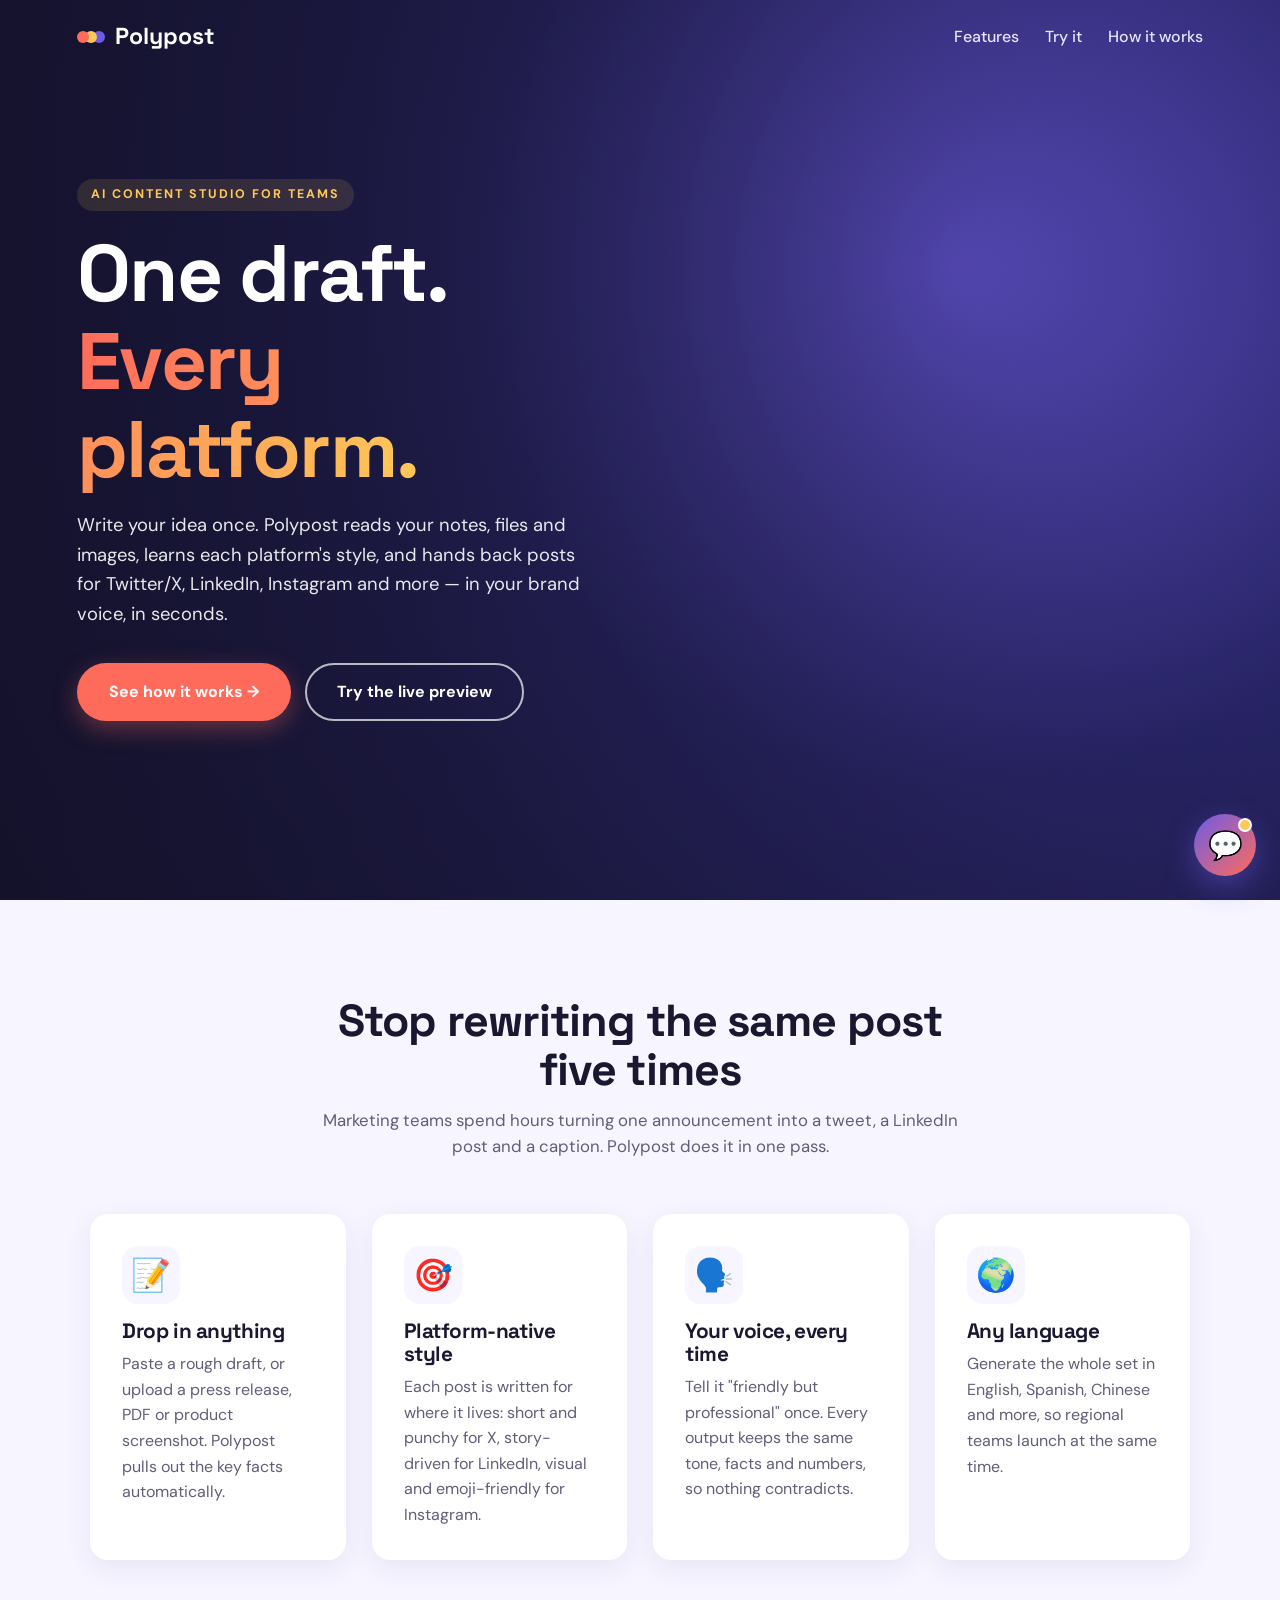
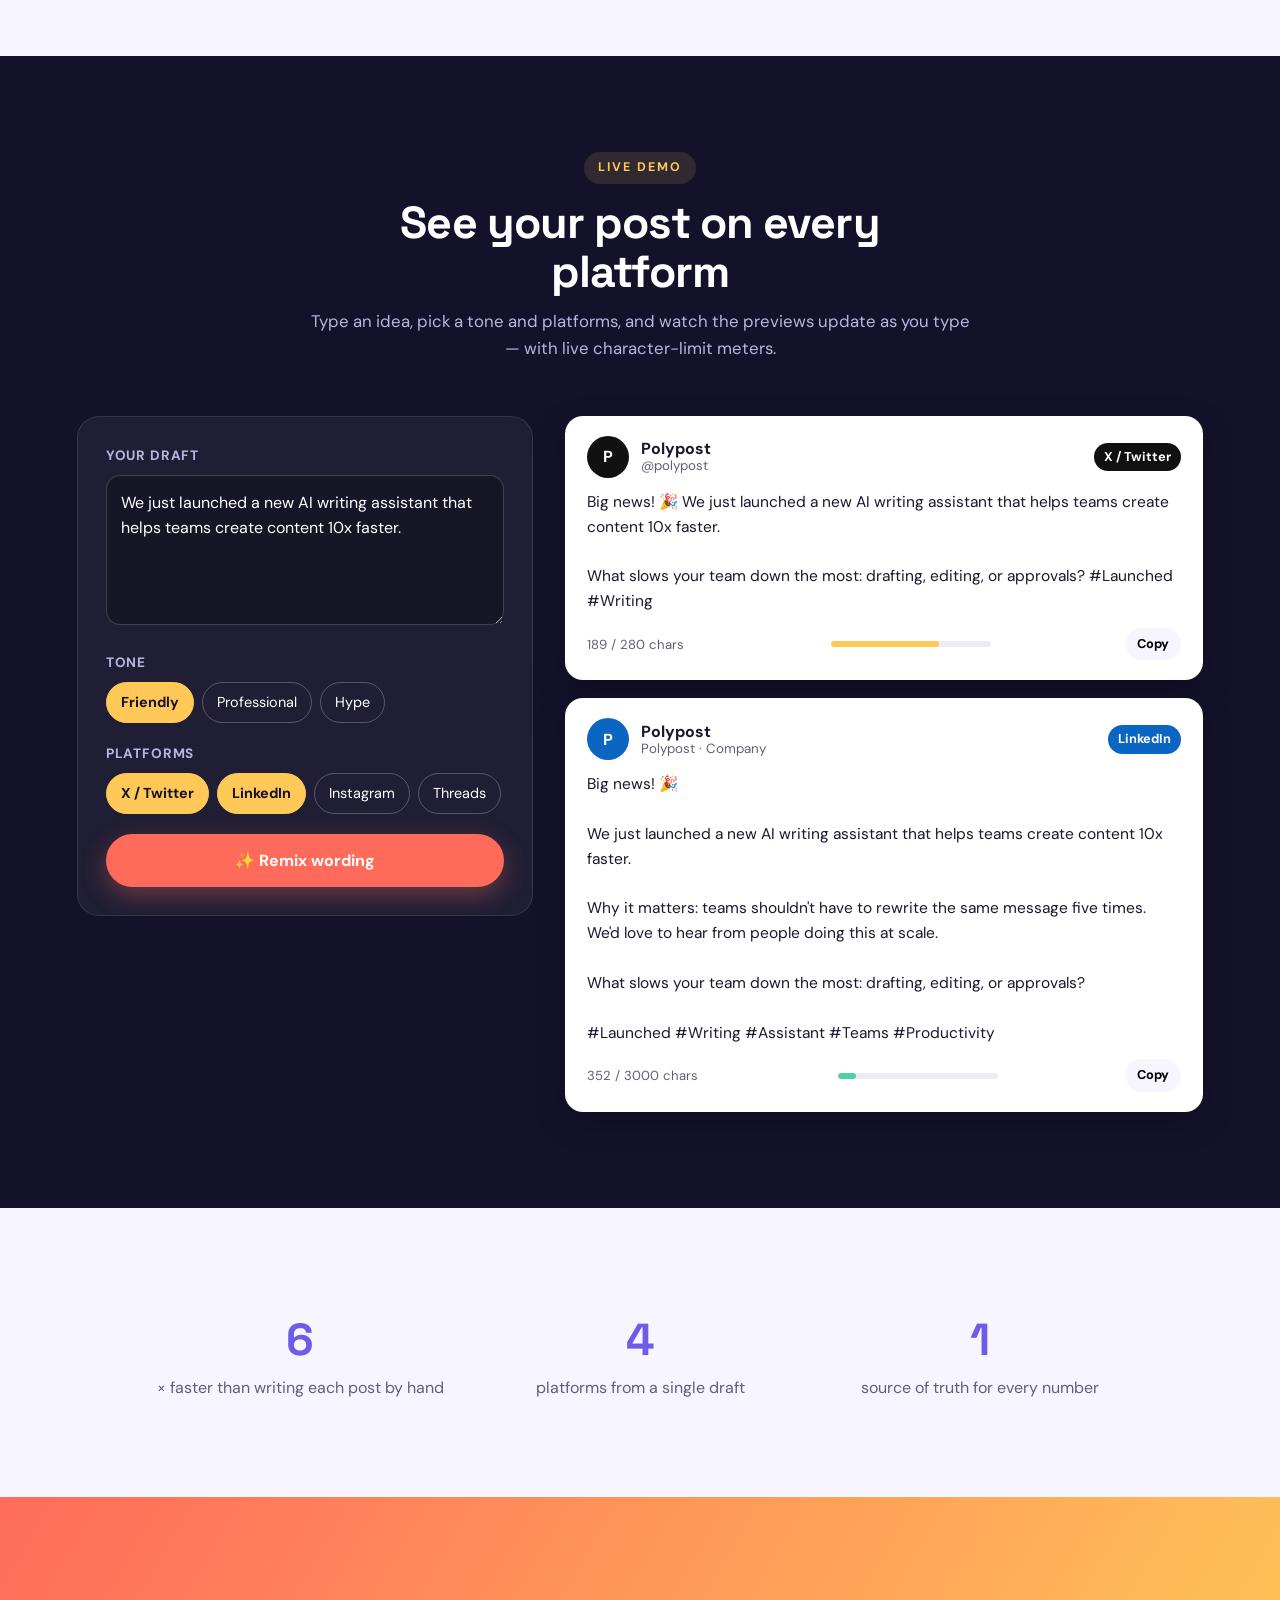
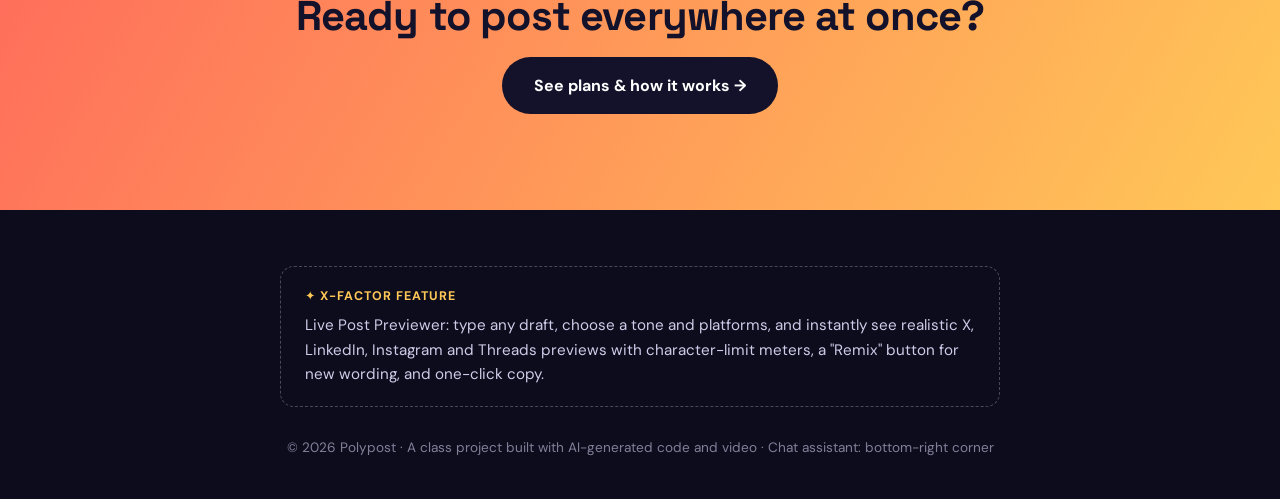
<file: index.html>
<!DOCTYPE html>
<html lang="en">
<head>
  <meta charset="UTF-8">
  <meta name="viewport" content="width=device-width, initial-scale=1.0">
  <title>Polypost | One draft. Every platform.</title>
  <meta name="description" content="Polypost turns one draft into ready-to-post content for Twitter/X, LinkedIn, Instagram and more.">
  <link rel="preconnect" href="https://fonts.googleapis.com">
  <link rel="preconnect" href="https://fonts.gstatic.com" crossorigin>
  <link href="https://fonts.googleapis.com/css2?family=DM+Sans:wght@400;500;700&family=Space+Grotesk:wght@500;700&display=swap" rel="stylesheet">
  <link rel="stylesheet" href="style.css">

  <!-- ================= OPTIONAL: YOUR DIFY CHATBOT =================
       If you have a Dify Chatbot/Chatflow app, open it in Dify →
       Publish → Embed Into Site → copy the 2nd option (chat bubble script)
       and paste it right here. The built-in chatbot will hide itself
       automatically when Dify's bubble is present.
       ================================================================ -->

</head>
<body>

  <nav class="nav" id="nav">
    <a href="index.html" class="logo"><span class="dot"></span>Polypost</a>
    <ul class="nav-links">
      <li><a href="#features">Features</a></li>
      <li><a href="#studio">Try it</a></li>
      <li><a href="how-it-works.html">How it works</a></li>
    </ul>
  </nav>

  <!-- ===== HERO: AI-generated video, autoplays on a loop ===== -->
  <header class="hero">
    <!-- muted + playsinline are required for browsers to allow autoplay -->
    <video autoplay muted loop playsinline preload="auto" id="heroVideo">
      <source src="hero.mp4" type="video/mp4">
    </video>
    <div class="hero-content">
      <span class="eyebrow">AI content studio for teams</span>
      <h1>One draft.<br><span>Every platform.</span></h1>
      <p>Write your idea once. Polypost reads your notes, files and images, learns each platform's style, and hands back posts for Twitter/X, LinkedIn, Instagram and more — in your brand voice, in seconds.</p>
      <div class="hero-actions">
        <!-- Button to the second page -->
        <a href="how-it-works.html" class="btn btn-primary">See how it works →</a>
        <a href="#studio" class="btn btn-ghost">Try the live preview</a>
      </div>
    </div>
  </header>

  <!-- ===== FEATURES ===== -->
  <section id="features">
    <div class="section-head reveal">
      <h2>Stop rewriting the same post five times</h2>
      <p>Marketing teams spend hours turning one announcement into a tweet, a LinkedIn post and a caption. Polypost does it in one pass.</p>
    </div>
    <div class="cards">
      <div class="card reveal"><div class="icon">📝</div><h3>Drop in anything</h3><p>Paste a rough draft, or upload a press release, PDF or product screenshot. Polypost pulls out the key facts automatically.</p></div>
      <div class="card reveal"><div class="icon">🎯</div><h3>Platform-native style</h3><p>Each post is written for where it lives: short and punchy for X, story-driven for LinkedIn, visual and emoji-friendly for Instagram.</p></div>
      <div class="card reveal"><div class="icon">🗣️</div><h3>Your voice, every time</h3><p>Tell it "friendly but professional" once. Every output keeps the same tone, facts and numbers, so nothing contradicts.</p></div>
      <div class="card reveal"><div class="icon">🌍</div><h3>Any language</h3><p>Generate the whole set in English, Spanish, Chinese and more, so regional teams launch at the same time.</p></div>
    </div>
  </section>

  <!-- ===== X-FACTOR: Live multi-platform post previewer ===== -->
  <section id="studio" class="studio">
    <div class="section-head reveal">
      <span class="eyebrow">Live demo</span>
      <h2 style="margin-top:14px">See your post on every platform</h2>
      <p>Type an idea, pick a tone and platforms, and watch the previews update as you type — with live character-limit meters.</p>
    </div>
    <div class="studio-grid">
      <div class="panel">
        <label for="draft">Your draft</label>
        <textarea id="draft">We just launched a new AI writing assistant that helps teams create content 10x faster.</textarea>
        <label style="margin-top:20px">Tone</label>
        <div class="tone-row" id="tones">
          <button class="chip on" data-tone="friendly">Friendly</button>
          <button class="chip" data-tone="professional">Professional</button>
          <button class="chip" data-tone="hype">Hype</button>
        </div>
        <label>Platforms</label>
        <div class="plat-row" id="plats">
          <button class="chip on" data-plat="x">X / Twitter</button>
          <button class="chip on" data-plat="linkedin">LinkedIn</button>
          <button class="chip" data-plat="instagram">Instagram</button>
          <button class="chip" data-plat="threads">Threads</button>
        </div>
        <button class="btn btn-primary" id="shuffle" style="width:100%">✨ Remix wording</button>
      </div>
      <div class="previews" id="previews"></div>
    </div>
  </section>

  <!-- ===== STATS ===== -->
  <section>
    <div class="stats reveal">
      <div class="stat"><b data-count="10">0</b><span>× faster than writing each post by hand</span></div>
      <div class="stat"><b data-count="4">0</b><span>platforms from a single draft</span></div>
      <div class="stat"><b data-count="1">0</b><span>source of truth for every number</span></div>
    </div>
  </section>

  <section class="cta-band">
    <h2>Ready to post everywhere at once?</h2>
    <a href="how-it-works.html" class="btn btn-dark">See plans &amp; how it works →</a>
  </section>

  <footer>
    <!-- Required: X-factor description (under 50 words) -->
    <div class="xfactor-note">
      <strong>✦ X-Factor feature</strong>
      Live Post Previewer: type any draft, choose a tone and platforms, and instantly see realistic X, LinkedIn, Instagram and Threads previews with character-limit meters, a "Remix" button for new wording, and one-click copy.
    </div>
    <p class="foot-bottom">© 2026 Polypost · A class project built with AI-generated code and video · Chat assistant: bottom-right corner</p>
  </footer>

  <script src="previewer.js"></script>
  <script src="chatbot.js"></script>
  <script>
    // Solid nav after scrolling
    const nav = document.getElementById('nav');
    addEventListener('scroll', () => nav.classList.toggle('solid', scrollY > 40));

    // Make sure the video starts even if the browser was slow to autoplay
    const v = document.getElementById('heroVideo');
    v.play().catch(() => {});
    document.addEventListener('click', () => v.paused && v.play(), { once: true });

    // Reveal-on-scroll + count-up stats
    const io = new IntersectionObserver(entries => entries.forEach(e => {
      if (!e.isIntersecting) return;
      e.target.classList.add('in');
      e.target.querySelectorAll('[data-count]').forEach(el => {
        const end = +el.dataset.count; let n = 0;
        const t = setInterval(() => { n++; el.textContent = n; if (n >= end) clearInterval(t); }, 90);
      });
      io.unobserve(e.target);
    }), { threshold: .2 });
    document.querySelectorAll('.reveal').forEach(el => io.observe(el));
  </script>
</body>
</html>
</file>
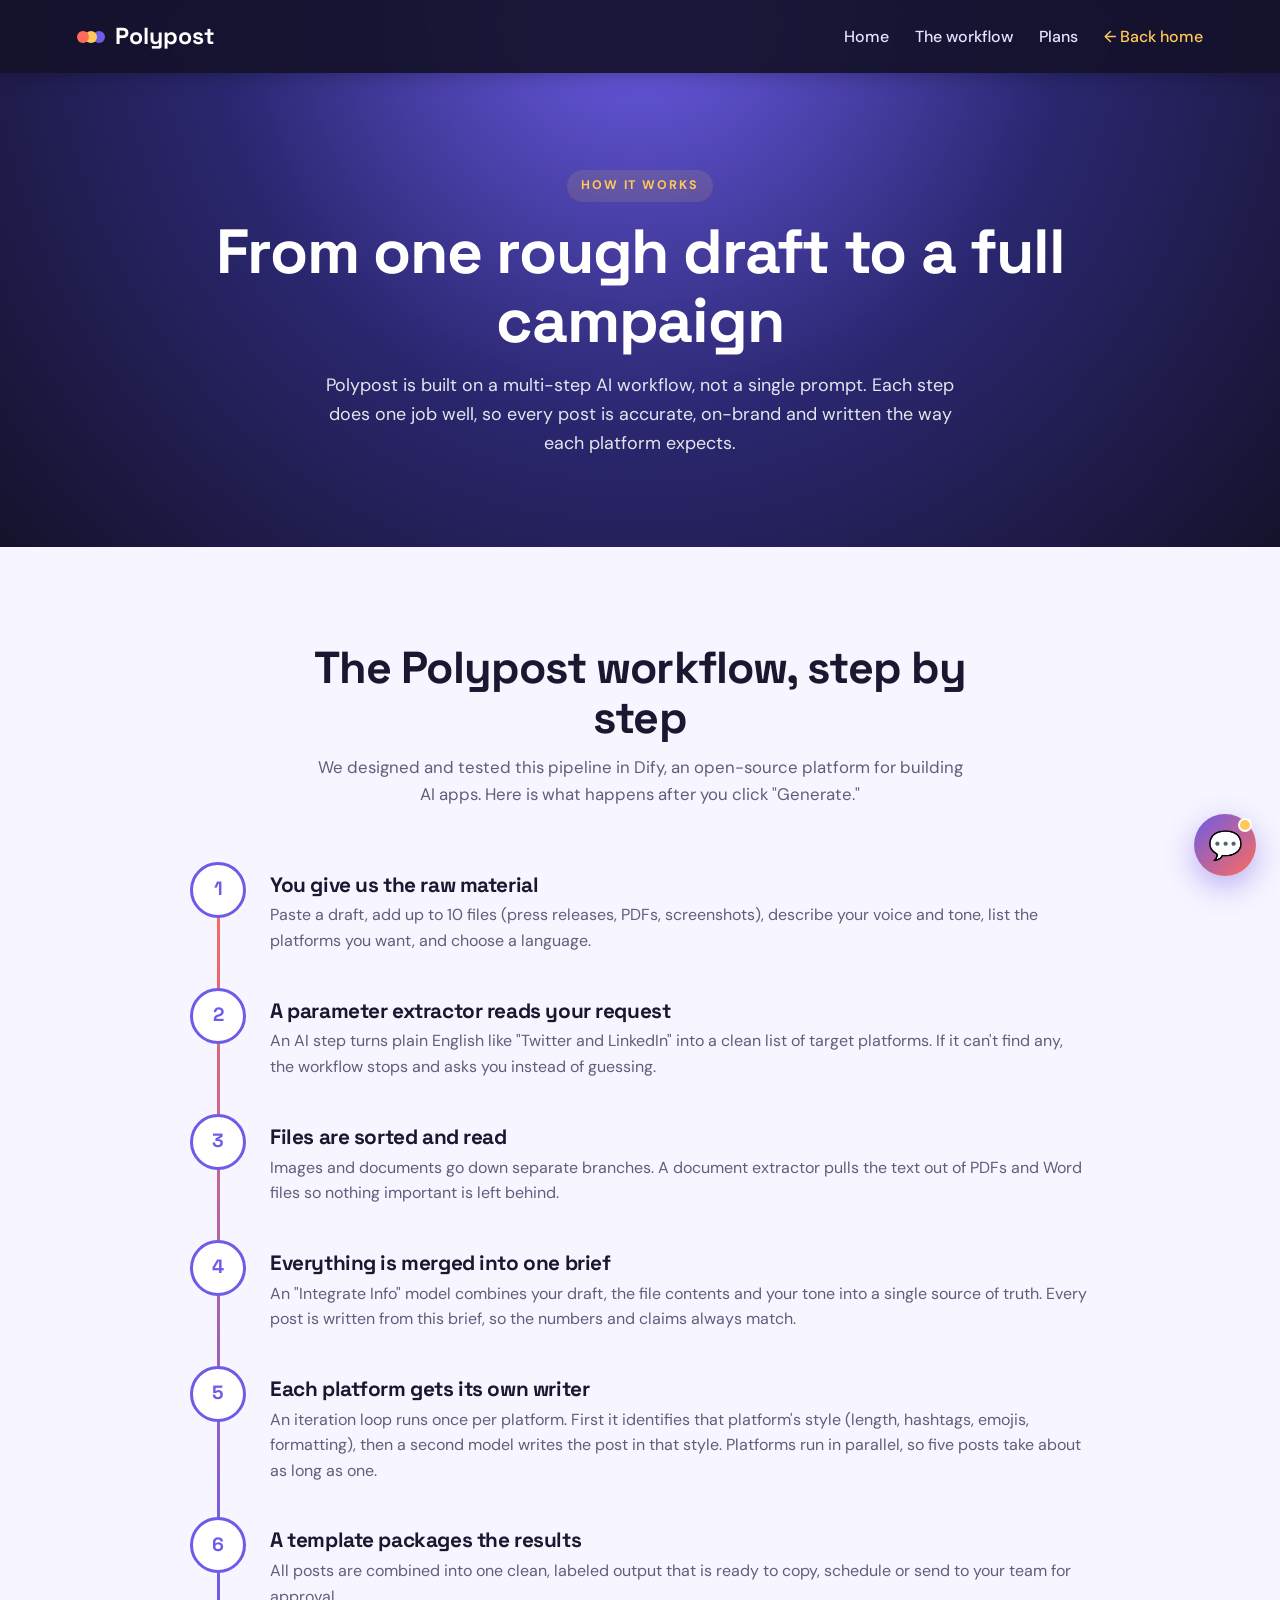
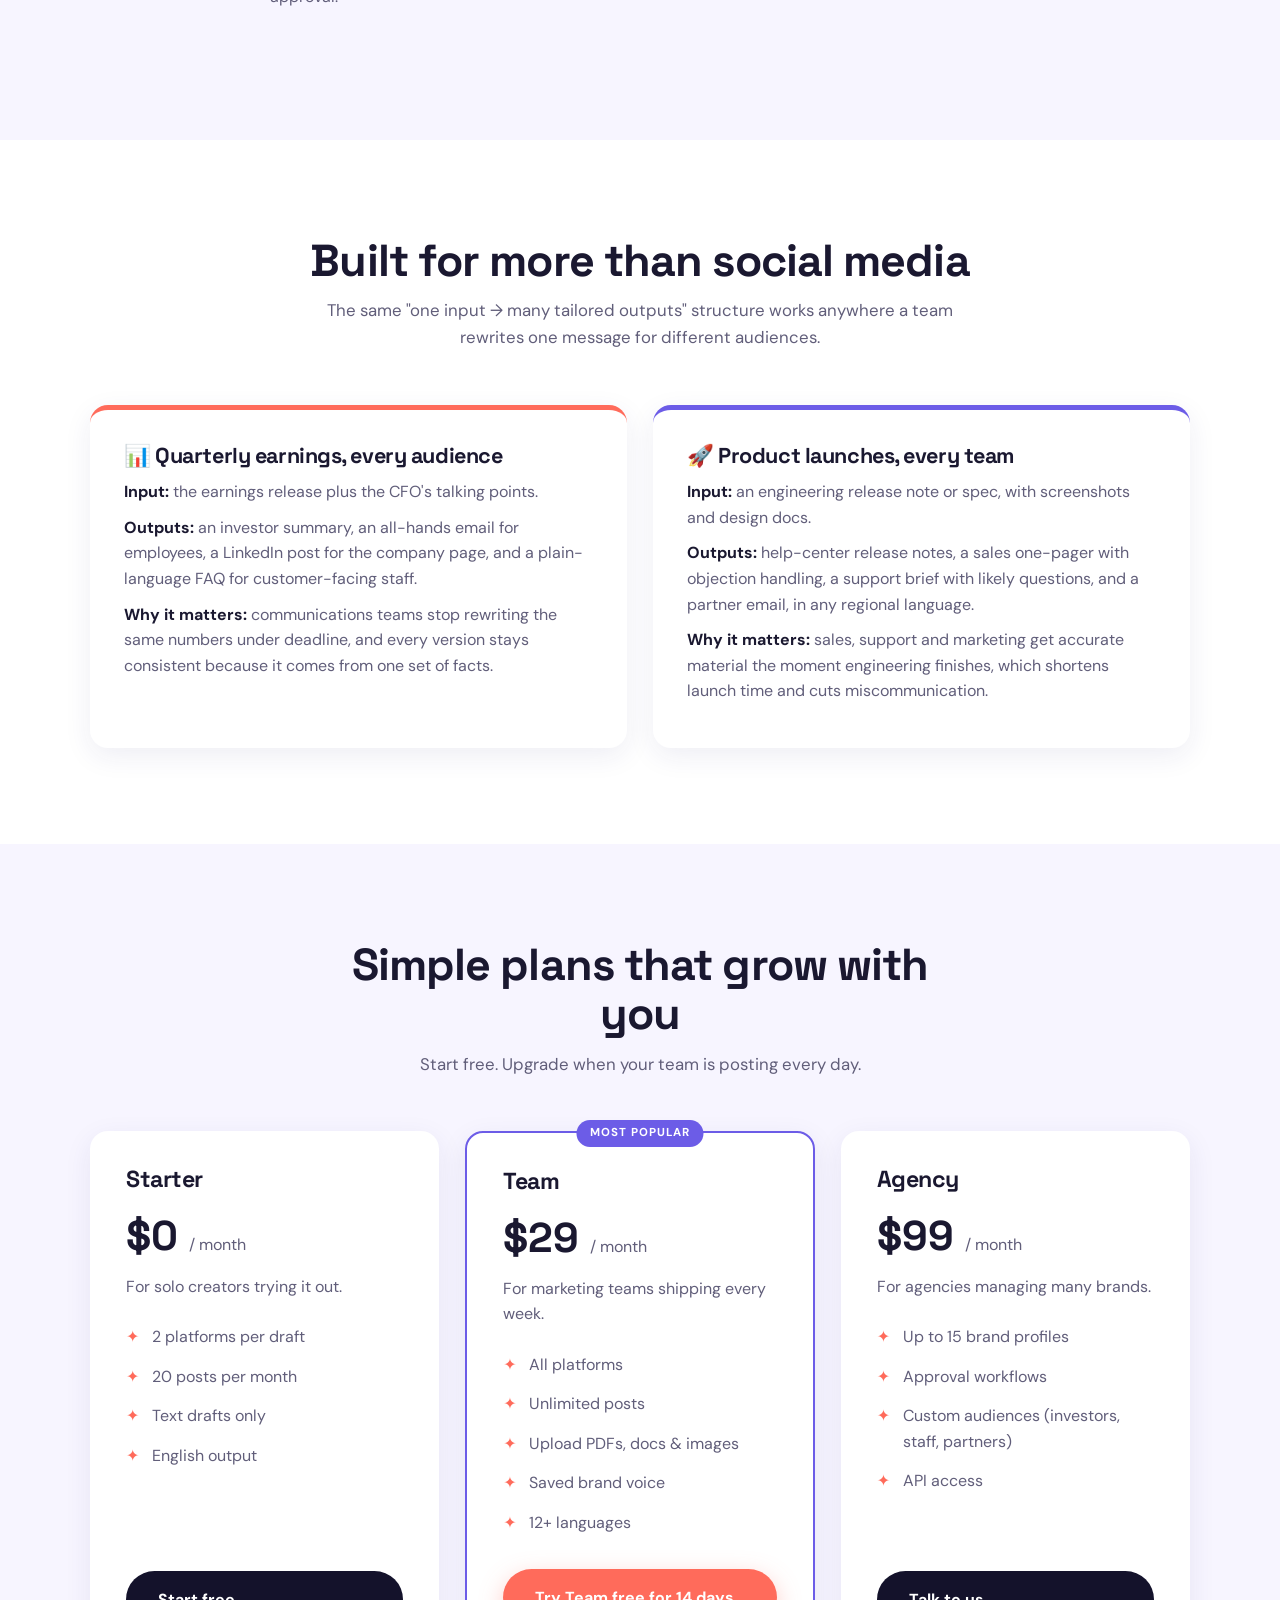
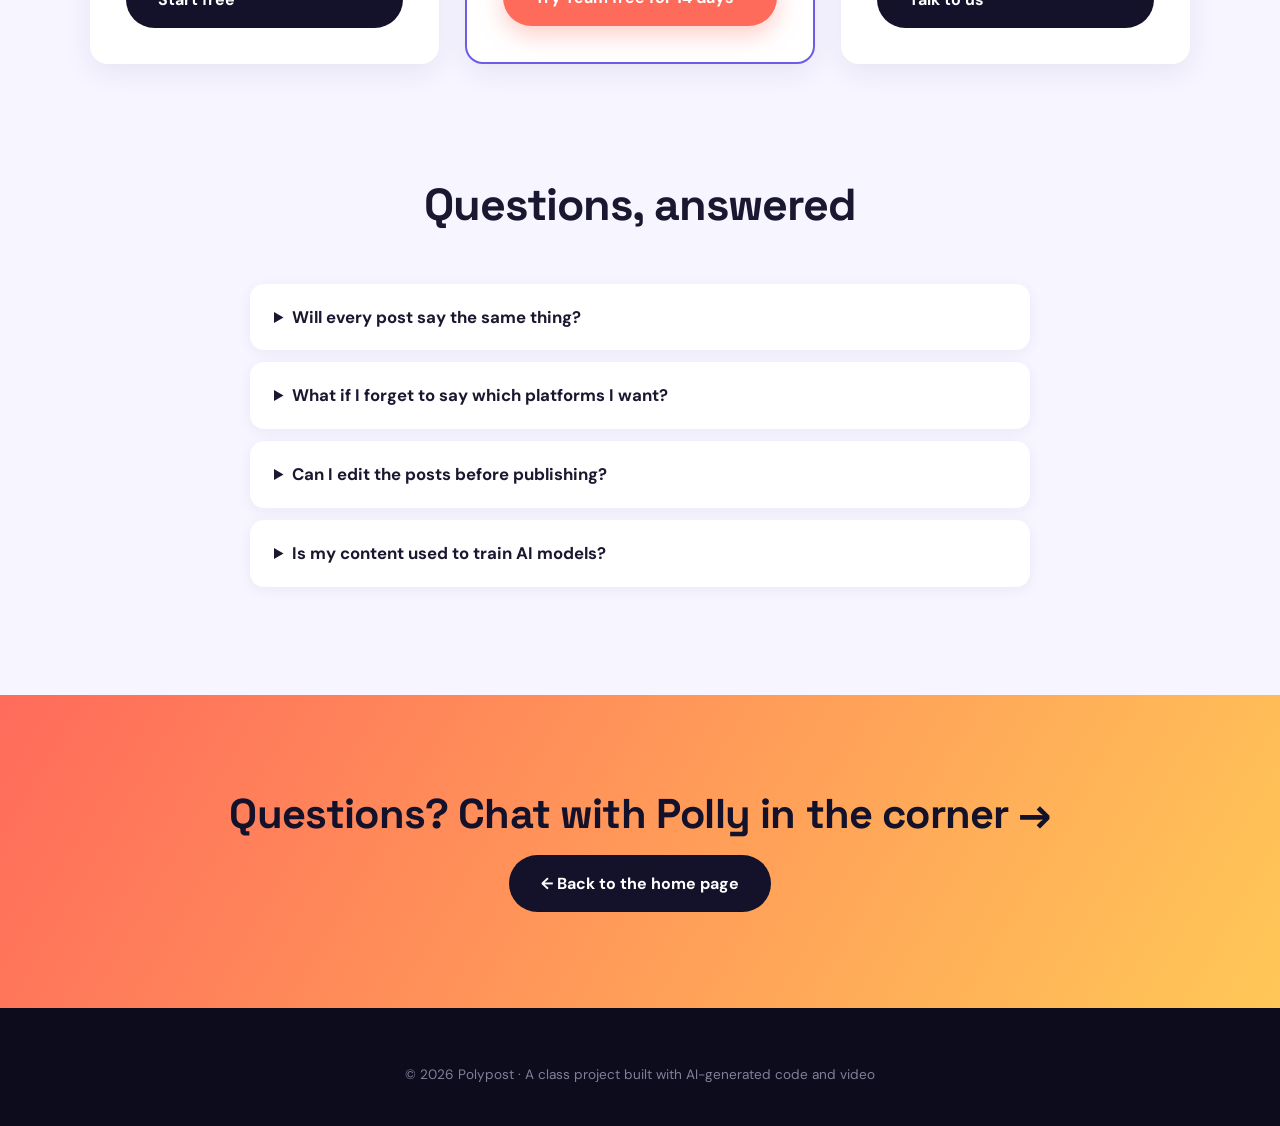
<file: how-it-works.html>
<!DOCTYPE html>
<html lang="en">
<head>
  <meta charset="UTF-8">
  <meta name="viewport" content="width=device-width, initial-scale=1.0">
  <title>How Polypost Works | Plans &amp; Use Cases</title>
  <link rel="preconnect" href="https://fonts.googleapis.com">
  <link rel="preconnect" href="https://fonts.gstatic.com" crossorigin>
  <link href="https://fonts.googleapis.com/css2?family=DM+Sans:wght@400;500;700&family=Space+Grotesk:wght@500;700&display=swap" rel="stylesheet">
  <link rel="stylesheet" href="style.css">

  <!-- ================= OPTIONAL: YOUR DIFY CHATBOT =================
       Paste the same Dify "Embed Into Site" chat bubble script here
       (the same one you pasted into index.html).
       ================================================================ -->

</head>
<body>

  <nav class="nav solid" id="nav">
    <a href="index.html" class="logo"><span class="dot"></span>Polypost</a>
    <ul class="nav-links">
      <li><a href="index.html">Home</a></li>
      <li><a href="#pipeline">The workflow</a></li>
      <li><a href="#plans">Plans</a></li>
      <li><a href="index.html" class="active">← Back home</a></li>
    </ul>
  </nav>

  <header class="page-hero">
    <span class="eyebrow">How it works</span>
    <h1>From one rough draft to a full campaign</h1>
    <p>Polypost is built on a multi-step AI workflow, not a single prompt. Each step does one job well, so every post is accurate, on-brand and written the way each platform expects.</p>
  </header>

  <!-- ===== THE PIPELINE ===== -->
  <section id="pipeline">
    <div class="section-head reveal">
      <h2>The Polypost workflow, step by step</h2>
      <p>We designed and tested this pipeline in Dify, an open-source platform for building AI apps. Here is what happens after you click "Generate."</p>
    </div>
    <div class="pipeline">
      <div class="pipe-step reveal"><div class="n">1</div><div>
        <h3>You give us the raw material</h3>
        <p>Paste a draft, add up to 10 files (press releases, PDFs, screenshots), describe your voice and tone, list the platforms you want, and choose a language.</p></div></div>
      <div class="pipe-step reveal"><div class="n">2</div><div>
        <h3>A parameter extractor reads your request</h3>
        <p>An AI step turns plain English like "Twitter and LinkedIn" into a clean list of target platforms. If it can't find any, the workflow stops and asks you instead of guessing.</p></div></div>
      <div class="pipe-step reveal"><div class="n">3</div><div>
        <h3>Files are sorted and read</h3>
        <p>Images and documents go down separate branches. A document extractor pulls the text out of PDFs and Word files so nothing important is left behind.</p></div></div>
      <div class="pipe-step reveal"><div class="n">4</div><div>
        <h3>Everything is merged into one brief</h3>
        <p>An "Integrate Info" model combines your draft, the file contents and your tone into a single source of truth. Every post is written from this brief, so the numbers and claims always match.</p></div></div>
      <div class="pipe-step reveal"><div class="n">5</div><div>
        <h3>Each platform gets its own writer</h3>
        <p>An iteration loop runs once per platform. First it identifies that platform's style (length, hashtags, emojis, formatting), then a second model writes the post in that style. Platforms run in parallel, so five posts take about as long as one.</p></div></div>
      <div class="pipe-step reveal"><div class="n">6</div><div>
        <h3>A template packages the results</h3>
        <p>All posts are combined into one clean, labeled output that is ready to copy, schedule or send to your team for approval.</p></div></div>
    </div>
  </section>

  <!-- ===== USE CASES ===== -->
  <section style="background:#fff">
    <div class="section-head reveal">
      <h2>Built for more than social media</h2>
      <p>The same "one input → many tailored outputs" structure works anywhere a team rewrites one message for different audiences.</p>
    </div>
    <div class="uses">
      <div class="use reveal">
        <h3>📊 Quarterly earnings, every audience</h3>
        <p><b>Input:</b> the earnings release plus the CFO's talking points.</p>
        <p><b>Outputs:</b> an investor summary, an all-hands email for employees, a LinkedIn post for the company page, and a plain-language FAQ for customer-facing staff.</p>
        <p><b>Why it matters:</b> communications teams stop rewriting the same numbers under deadline, and every version stays consistent because it comes from one set of facts.</p>
      </div>
      <div class="use reveal">
        <h3>🚀 Product launches, every team</h3>
        <p><b>Input:</b> an engineering release note or spec, with screenshots and design docs.</p>
        <p><b>Outputs:</b> help-center release notes, a sales one-pager with objection handling, a support brief with likely questions, and a partner email, in any regional language.</p>
        <p><b>Why it matters:</b> sales, support and marketing get accurate material the moment engineering finishes, which shortens launch time and cuts miscommunication.</p>
      </div>
    </div>
  </section>

  <!-- ===== PLANS ===== -->
  <section id="plans">
    <div class="section-head reveal">
      <h2>Simple plans that grow with you</h2>
      <p>Start free. Upgrade when your team is posting every day.</p>
    </div>
    <div class="plans">
      <div class="plan reveal">
        <h3>Starter</h3>
        <div class="price">$0 <small>/ month</small></div>
        <p style="color:var(--muted)">For solo creators trying it out.</p>
        <ul><li>2 platforms per draft</li><li>20 posts per month</li><li>Text drafts only</li><li>English output</li></ul>
        <a href="#" class="btn btn-dark" onclick="return false">Start free</a>
      </div>
      <div class="plan featured reveal">
        <span class="badge">MOST POPULAR</span>
        <h3>Team</h3>
        <div class="price">$29 <small>/ month</small></div>
        <p style="color:var(--muted)">For marketing teams shipping every week.</p>
        <ul><li>All platforms</li><li>Unlimited posts</li><li>Upload PDFs, docs &amp; images</li><li>Saved brand voice</li><li>12+ languages</li></ul>
        <a href="#" class="btn btn-primary" onclick="return false">Try Team free for 14 days</a>
      </div>
      <div class="plan reveal">
        <h3>Agency</h3>
        <div class="price">$99 <small>/ month</small></div>
        <p style="color:var(--muted)">For agencies managing many brands.</p>
        <ul><li>Up to 15 brand profiles</li><li>Approval workflows</li><li>Custom audiences (investors, staff, partners)</li><li>API access</li></ul>
        <a href="#" class="btn btn-dark" onclick="return false">Talk to us</a>
      </div>
    </div>
  </section>

  <!-- ===== FAQ ===== -->
  <section style="padding-top:20px">
    <div class="section-head reveal"><h2>Questions, answered</h2></div>
    <div class="faq">
      <details><summary>Will every post say the same thing?</summary><p>The facts stay the same, but the writing doesn't. A tweet is short and conversational; a LinkedIn post tells a story and ends with a question; an Instagram caption leans on emojis and a call to action.</p></details>
      <details><summary>What if I forget to say which platforms I want?</summary><p>The workflow checks for platforms before doing anything else. If it can't find any, it tells you right away instead of producing generic content.</p></details>
      <details><summary>Can I edit the posts before publishing?</summary><p>Yes. Polypost gives you drafts, not auto-posts. Copy, tweak and publish them on your own schedule, or send them for approval on the Agency plan.</p></details>
      <details><summary>Is my content used to train AI models?</summary><p>No. Your drafts and files are only used to generate your posts, and you can delete them at any time.</p></details>
    </div>
  </section>

  <section class="cta-band">
    <h2>Questions? Chat with Polly in the corner →</h2>
    <a href="index.html" class="btn btn-dark">← Back to the home page</a>
  </section>

  <footer>
    <p class="foot-bottom">© 2026 Polypost · A class project built with AI-generated code and video</p>
  </footer>

  <script src="chatbot.js"></script>
  <script>
    const io = new IntersectionObserver(entries => entries.forEach(e => {
      if (e.isIntersecting) { e.target.classList.add('in'); io.unobserve(e.target); }
    }), { threshold: .15 });
    document.querySelectorAll('.reveal').forEach(el => io.observe(el));
  </script>
</body>
</html>
</file>
<file: style.css>
/* ===== Polypost — shared styles (used by index.html and how-it-works.html) ===== */
:root{
  --night:#14122b;
  --indigo:#2b2770;
  --violet:#6c5ce7;
  --coral:#ff6b5b;
  --sun:#ffc857;
  --paper:#f7f5ff;
  --ink:#1a1830;
  --muted:#615e7a;
  --radius:18px;
}
*{box-sizing:border-box;margin:0;padding:0}
html{scroll-behavior:smooth}
body{font-family:"DM Sans",system-ui,sans-serif;color:var(--ink);background:var(--paper);line-height:1.6}
h1,h2,h3{font-family:"Space Grotesk",system-ui,sans-serif;font-weight:700;line-height:1.1;letter-spacing:-.02em}
a{color:inherit}
video{display:block}

/* ---------- nav ---------- */
.nav{position:fixed;top:0;left:0;right:0;z-index:50;display:flex;justify-content:space-between;align-items:center;
  padding:18px 6vw;transition:background .3s,box-shadow .3s}
.nav.solid{background:rgba(20,18,43,.92);backdrop-filter:blur(8px);box-shadow:0 2px 18px rgba(0,0,0,.25)}
.logo{font-family:"Space Grotesk",sans-serif;font-size:1.45rem;font-weight:700;text-decoration:none;color:#fff;display:flex;align-items:center;gap:8px}
.logo .dot{width:12px;height:12px;border-radius:50%;background:var(--coral);box-shadow:8px 0 0 var(--sun),16px 0 0 var(--violet);margin-right:18px}
.nav-links{display:flex;gap:26px;list-style:none}
.nav-links a{text-decoration:none;font-weight:500;color:#e6e3ff}
.nav-links a:hover,.nav-links a.active{color:var(--sun)}

/* ---------- buttons ---------- */
.btn{display:inline-block;padding:14px 30px;border-radius:999px;font-weight:700;text-decoration:none;
  border:2px solid transparent;cursor:pointer;font-size:1rem;font-family:inherit;transition:transform .2s,background .2s,color .2s,box-shadow .2s}
.btn:hover{transform:translateY(-2px)}
.btn-primary{background:var(--coral);color:#fff;box-shadow:0 8px 24px rgba(255,107,91,.35)}
.btn-primary:hover{background:#ff5544}
.btn-ghost{border-color:rgba(255,255,255,.7);color:#fff;background:transparent}
.btn-ghost:hover{background:#fff;color:var(--night)}
.btn-dark{background:var(--night);color:#fff}

/* ---------- hero with looping video ---------- */
.hero{position:relative;height:100vh;min-height:600px;overflow:hidden;display:flex;align-items:center;
  background:radial-gradient(circle at 75% 30%,var(--violet),var(--indigo) 45%,var(--night))}
.hero video{position:absolute;inset:0;width:100%;height:100%;object-fit:cover;transform:scale(1.18)} /* zoom hides the video's black letterbox bars */
.hero::after{content:"";position:absolute;inset:0;
  background:linear-gradient(90deg,rgba(20,18,43,.85) 0%,rgba(20,18,43,.45) 55%,rgba(20,18,43,.15) 100%)}
.hero-content{position:relative;z-index:2;max-width:660px;padding:0 6vw;color:#fff}
.eyebrow{display:inline-block;text-transform:uppercase;letter-spacing:.16em;font-size:.78rem;font-weight:700;
  color:var(--sun);background:rgba(255,200,87,.12);padding:6px 14px;border-radius:99px}
.hero-content h1{font-size:clamp(2.7rem,6.4vw,5rem);margin:18px 0 18px}
.hero-content h1 span{background:linear-gradient(90deg,var(--coral),var(--sun));-webkit-background-clip:text;background-clip:text;color:transparent}
.hero-content p{font-size:1.15rem;opacity:.9;margin-bottom:34px;max-width:540px}
.hero-actions{display:flex;gap:14px;flex-wrap:wrap}

/* ---------- sections ---------- */
section{padding:96px 6vw}
.section-head{text-align:center;max-width:660px;margin:0 auto 54px}
.section-head h2{font-size:clamp(2rem,4vw,2.8rem);margin-bottom:12px}
.section-head p{color:var(--muted);font-size:1.05rem}

.cards{display:grid;grid-template-columns:repeat(auto-fit,minmax(240px,1fr));gap:26px;max-width:1100px;margin:0 auto}
.card{background:#fff;border-radius:var(--radius);padding:32px;box-shadow:0 8px 28px rgba(43,39,112,.08)}
.card .icon{font-size:2rem;width:58px;height:58px;display:grid;place-items:center;border-radius:16px;background:var(--paper);margin-bottom:16px}
.card h3{font-size:1.3rem;margin-bottom:8px}
.card p{color:var(--muted)}

/* ---------- X-factor: live post previewer ---------- */
.studio{background:var(--night);color:#fff}
.studio .section-head p{color:#b9b5e0}
.studio-grid{display:grid;grid-template-columns:minmax(280px,1fr) 1.4fr;gap:32px;max-width:1180px;margin:0 auto;align-items:start}
.panel{background:rgba(255,255,255,.05);border:1px solid rgba(255,255,255,.1);border-radius:22px;padding:28px}
.panel label{display:block;font-weight:700;font-size:.85rem;letter-spacing:.06em;text-transform:uppercase;color:#b9b5e0;margin:0 0 8px}
.panel textarea{width:100%;min-height:150px;border-radius:14px;border:1px solid rgba(255,255,255,.18);background:rgba(0,0,0,.25);
  color:#fff;padding:14px;font:inherit;resize:vertical}
.panel textarea:focus{outline:2px solid var(--violet)}
.tone-row,.plat-row{display:flex;flex-wrap:wrap;gap:8px;margin:8px 0 20px}
.chip{padding:8px 14px;border-radius:99px;border:1.5px solid rgba(255,255,255,.25);background:transparent;color:#fff;
  font:inherit;font-size:.9rem;cursor:pointer;transition:all .15s}
.chip.on{background:var(--sun);border-color:var(--sun);color:var(--night);font-weight:700}
.previews{display:grid;gap:18px}
.post{background:#fff;color:var(--ink);border-radius:18px;padding:20px 22px;box-shadow:0 10px 30px rgba(0,0,0,.25);
  animation:rise .35s ease}
.post-head{display:flex;align-items:center;gap:12px;margin-bottom:12px}
.avatar{width:42px;height:42px;border-radius:50%;display:grid;place-items:center;color:#fff;font-weight:700}
.post-head .who{font-weight:700;line-height:1.2}
.post-head .who small{display:block;font-weight:400;color:var(--muted)}
.post-head .plat{margin-left:auto;font-size:.8rem;font-weight:700;padding:4px 10px;border-radius:99px;color:#fff}
.post-body{white-space:pre-wrap;font-size:.97rem}
.post-foot{display:flex;justify-content:space-between;align-items:center;margin-top:14px;font-size:.82rem;color:var(--muted)}
.meter{flex:1;max-width:160px;height:6px;background:#eceaf7;border-radius:99px;overflow:hidden;margin-left:12px}
.meter span{display:block;height:100%;border-radius:99px;transition:width .3s}
.copy{border:none;background:var(--paper);padding:6px 12px;border-radius:99px;cursor:pointer;font:inherit;font-size:.8rem;font-weight:700}
.empty{color:#b9b5e0;text-align:center;padding:60px 20px;border:1.5px dashed rgba(255,255,255,.2);border-radius:18px}
@keyframes rise{from{opacity:0;transform:translateY(10px)}to{opacity:1;transform:none}}

/* ---------- stats band ---------- */
.stats{display:grid;grid-template-columns:repeat(auto-fit,minmax(180px,1fr));gap:20px;max-width:1000px;margin:0 auto;text-align:center}
.stat b{display:block;font-family:"Space Grotesk",sans-serif;font-size:2.8rem;color:var(--violet)}
.stat span{color:var(--muted)}

.cta-band{text-align:center;background:linear-gradient(120deg,var(--coral),var(--sun));color:var(--night)}
.cta-band h2{font-size:clamp(1.8rem,4vw,2.6rem);margin-bottom:18px}

/* ---------- footer ---------- */
footer{background:#0d0c1d;color:#cfcbe8;padding:56px 6vw 40px;font-size:.95rem}
.xfactor-note{max-width:720px;margin:0 auto 30px;border:1px dashed rgba(255,255,255,.25);border-radius:14px;padding:20px 24px}
.xfactor-note strong{color:var(--sun);display:block;margin-bottom:6px;letter-spacing:.08em;text-transform:uppercase;font-size:.78rem}
.foot-bottom{text-align:center;opacity:.6;font-size:.85rem}

/* ---------- second page ---------- */
.page-hero{padding:170px 6vw 90px;text-align:center;color:#fff;
  background:radial-gradient(circle at 50% 0%,var(--violet),var(--indigo) 50%,var(--night))}
.page-hero h1{font-size:clamp(2.4rem,5vw,3.9rem);margin:16px 0}
.page-hero p{max-width:660px;margin:0 auto;opacity:.88;font-size:1.12rem}
.pipeline{max-width:900px;margin:0 auto;position:relative}
.pipeline::before{content:"";position:absolute;left:27px;top:10px;bottom:10px;width:3px;
  background:linear-gradient(var(--coral),var(--violet))}
.pipe-step{display:flex;gap:24px;margin-bottom:34px;position:relative}
.pipe-step .n{flex:0 0 56px;height:56px;border-radius:50%;background:#fff;border:3px solid var(--violet);display:grid;place-items:center;
  font-family:"Space Grotesk",sans-serif;font-weight:700;font-size:1.2rem;color:var(--violet);z-index:1}
.pipe-step h3{font-size:1.3rem;margin:12px 0 6px}
.pipe-step p{color:var(--muted)}
.uses{display:grid;grid-template-columns:repeat(auto-fit,minmax(300px,1fr));gap:26px;max-width:1100px;margin:0 auto}
.use{background:#fff;border-radius:var(--radius);padding:34px;box-shadow:0 8px 28px rgba(43,39,112,.08);border-top:5px solid var(--coral)}
.use:nth-child(2){border-top-color:var(--violet)}
.use h3{font-size:1.35rem;margin-bottom:12px}
.use p{color:var(--muted);margin-bottom:10px}
.use b{color:var(--ink)}
.plans{display:grid;grid-template-columns:repeat(auto-fit,minmax(260px,1fr));gap:26px;max-width:1100px;margin:0 auto}
.plan{background:#fff;border-radius:var(--radius);padding:36px;box-shadow:0 8px 28px rgba(43,39,112,.08);position:relative;display:flex;flex-direction:column}
.plan.featured{border:2px solid var(--violet);transform:scale(1.03)}
.badge{position:absolute;top:-13px;left:50%;transform:translateX(-50%);background:var(--violet);color:#fff;
  font-size:.72rem;font-weight:700;padding:4px 14px;border-radius:99px;letter-spacing:.08em}
.plan h3{font-size:1.45rem}
.price{font-family:"Space Grotesk",sans-serif;font-size:2.6rem;font-weight:700;margin:10px 0 4px}
.price small{font-size:1rem;color:var(--muted);font-family:"DM Sans",sans-serif;font-weight:400}
.plan ul{list-style:none;margin:18px 0 26px;flex:1}
.plan li{padding:7px 0 7px 26px;position:relative;color:var(--muted)}
.plan li::before{content:"✦";position:absolute;left:0;color:var(--coral)}
.faq{max-width:780px;margin:0 auto}
.faq details{background:#fff;border-radius:14px;padding:20px 24px;margin-bottom:12px;box-shadow:0 3px 14px rgba(43,39,112,.06)}
.faq summary{cursor:pointer;font-weight:700;font-size:1.05rem}
.faq details p{margin-top:12px;color:var(--muted)}

/* reveal-on-scroll */
.reveal{opacity:0;transform:translateY(24px);transition:opacity .7s ease,transform .7s ease}
.reveal.in{opacity:1;transform:none}

@media (max-width:820px){
  .studio-grid{grid-template-columns:1fr}
  .nav-links{gap:14px;font-size:.88rem}
  .plan.featured{transform:none}
}
@media (max-width:520px){.nav-links li:not(:last-child){display:none}}
</file>
